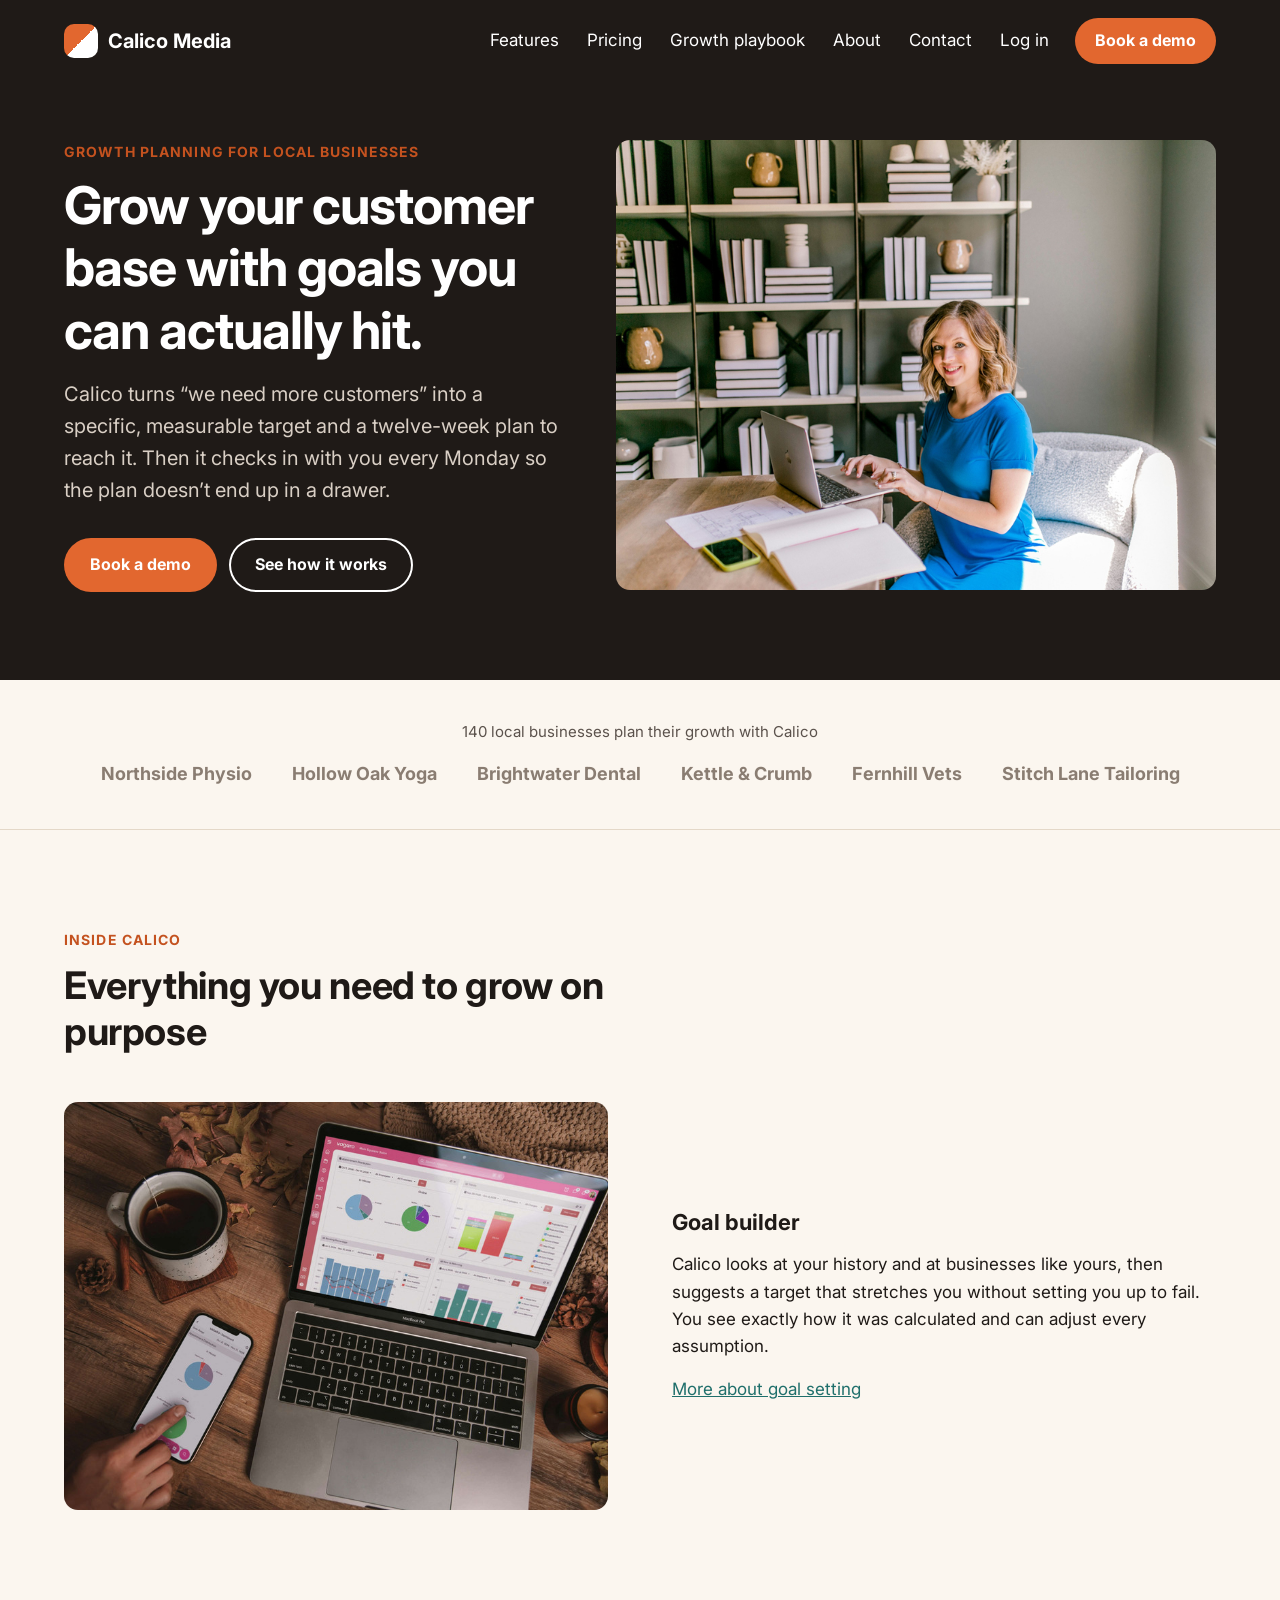
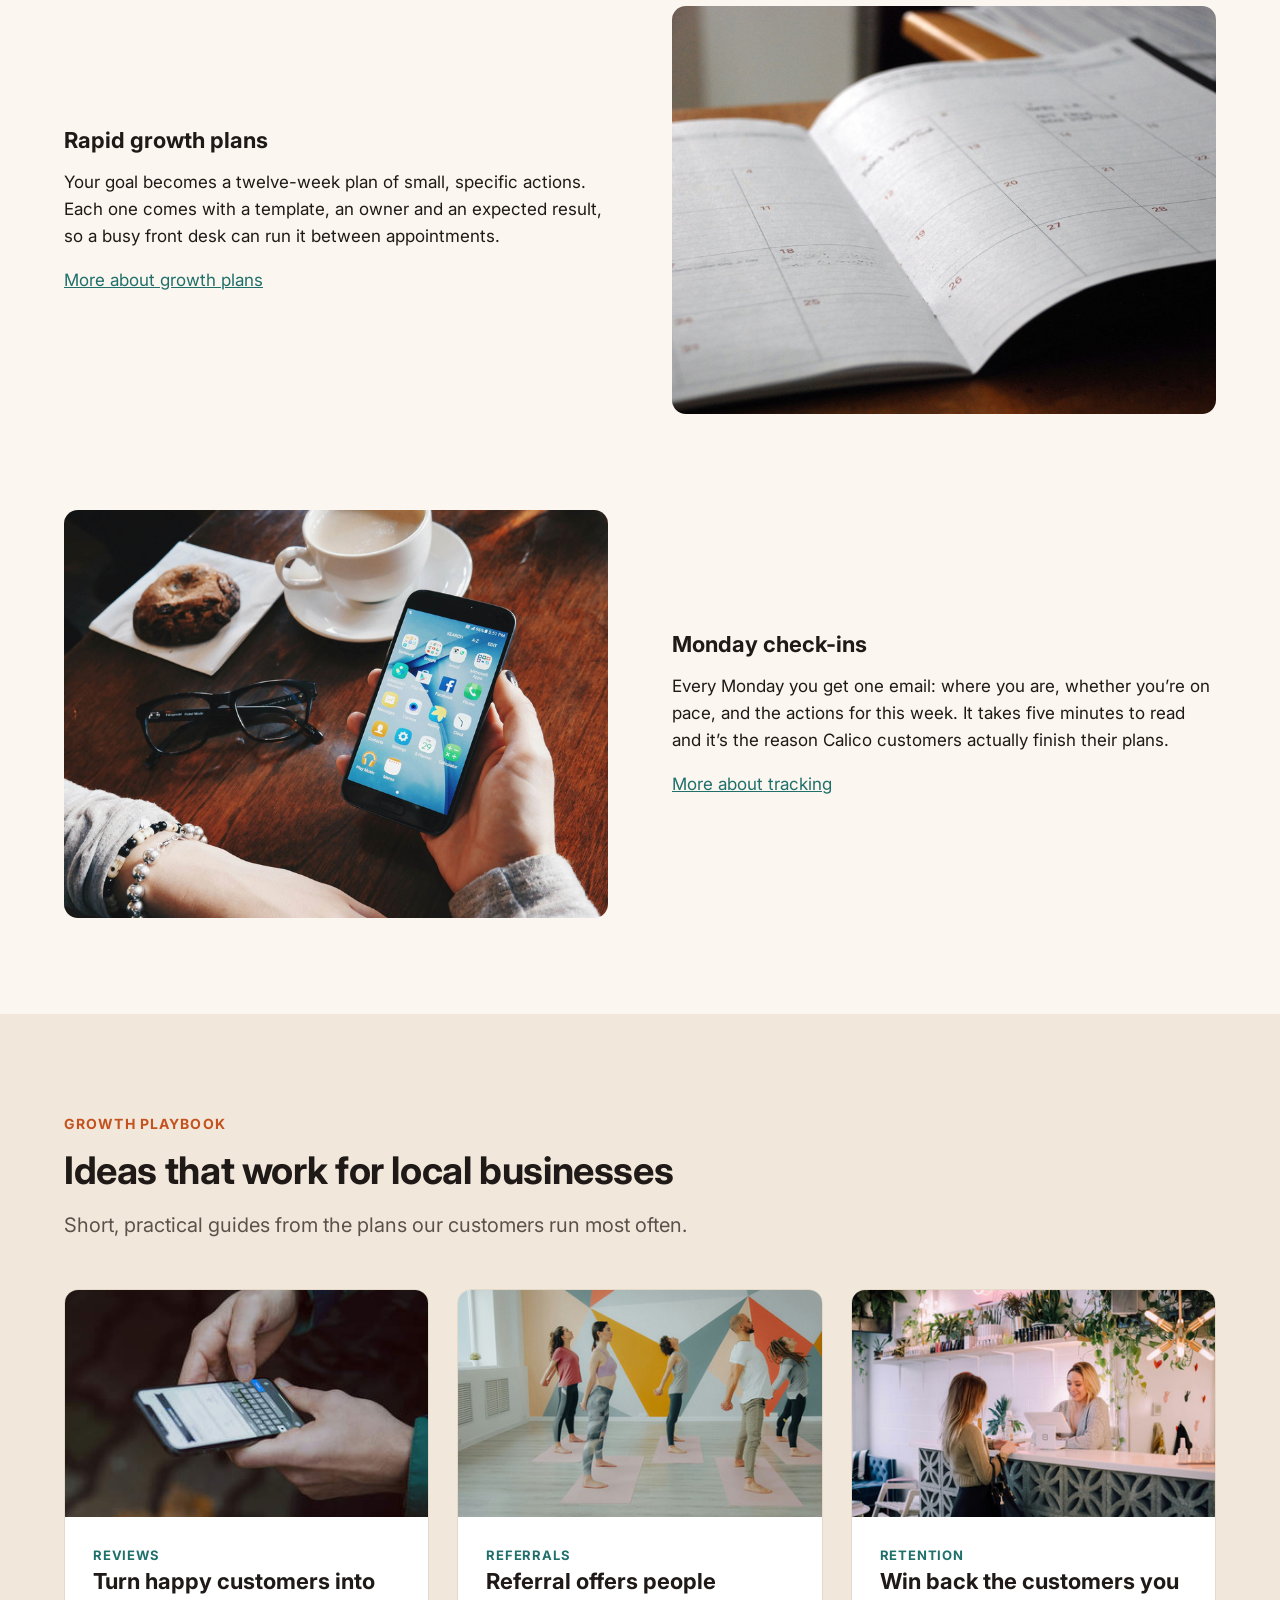
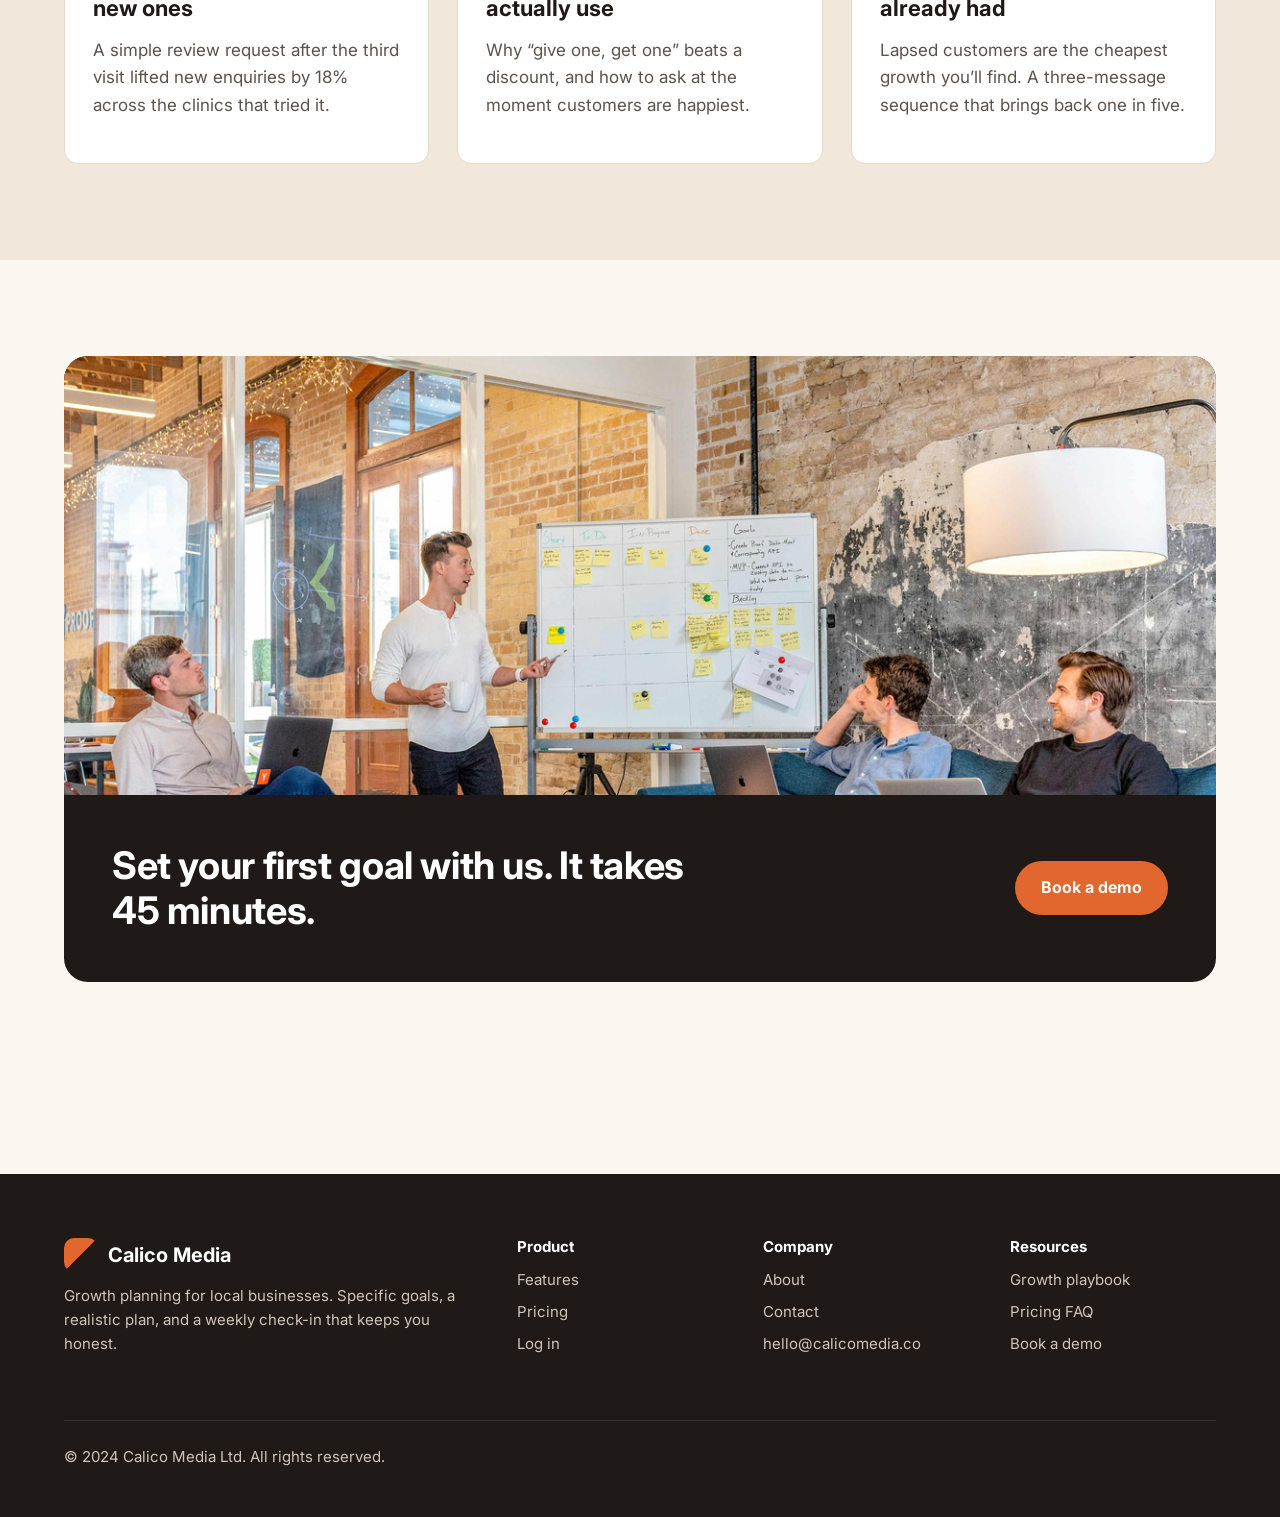
<file: public/index.html>
<!doctype html>
<html lang="en">
  <head>
    <meta charset="utf-8" />
    <meta name="viewport" content="width=device-width, initial-scale=1" />
    <title>Calico Media | Growth planning for local businesses</title>
    <meta
      name="description"
      content="Calico helps local businesses grow their customer base with specific, measurable, realistic goals and a rapid growth plan you can run every week."
    />
    <link rel="stylesheet" href="css/styles.css" />
  </head>
  <body>
    <header class="site-header site-header--home">
      <div class="container">
        <a class="logo" href="index.html"
          ><span class="logo-mark"></span>Calico Media</a
        >
        <nav aria-label="Main">
          <ul class="nav-links">
            <li><a href="features.html">Features</a></li>
            <li><a href="pricing.html">Pricing</a></li>
            <li><a href="#playbook">Growth playbook</a></li>
            <li><a href="about.html">About</a></li>
            <li><a href="contact.html">Contact</a></li>
            <li><a href="https://app.calicomedia.co/login">Log in</a></li>
            <li><a class="btn" href="contact.html">Book a demo</a></li>
          </ul>
        </nav>
      </div>
    </header>

    <main>
      <section class="hero">
        <div class="container hero-inner">
          <div class="hero-text">
            <span class="eyebrow">Growth planning for local businesses</span>
            <h1>Grow your customer base with goals you can actually hit.</h1>
            <p class="lead">
              Calico turns &ldquo;we need more customers&rdquo; into a specific,
              measurable target and a twelve-week plan to reach it. Then it
              checks in with you every Monday so the plan doesn&rsquo;t end up
              in a drawer.
            </p>
            <div class="hero-actions">
              <a class="btn" href="contact.html">Book a demo</a>
              <a class="btn btn--ghost" href="features.html"
                >See how it works</a
              >
            </div>
          </div>
          <div class="hero-media">
            <img
              class="hero-image"
              src="images/hero-weekly-plan.jpg"
              srcset="
                images/hero-weekly-plan-400.jpg   400w,
                images/hero-weekly-plan-800.jpg   800w,
                images/hero-weekly-plan-1200.jpg 1200w
              "
              sizes="(max-width: 850px) 100vw, 600px"
              alt="A business owner at her desk with a laptop and an open planner"
            />
          </div>
        </div>
      </section>

      <section class="trust">
        <div class="container">
          <p>140 local businesses plan their growth with Calico</p>
          <ul class="trust-list">
            <li>Northside Physio</li>
            <li>Hollow Oak Yoga</li>
            <li>Brightwater Dental</li>
            <li>Kettle &amp; Crumb</li>
            <li>Fernhill Vets</li>
            <li>Stitch Lane Tailoring</li>
          </ul>
        </div>
      </section>

      <section class="section">
        <div class="container">
          <div class="section-intro">
            <span class="eyebrow">Inside Calico</span>
            <h2>Everything you need to grow on purpose</h2>
          </div>

          <div class="feature-row">
            <div class="feature-media">
              <img
                src="images/feature-goal-builder.jpg"
                srcset="
                  images/feature-goal-builder-400.jpg 400w,
                  images/feature-goal-builder-800.jpg 800w
                "
                sizes="(max-width: 768px) 100vw, 500px"
                alt="Growth charts on a laptop and phone beside a cup of tea"
                loading="lazy"
              />
            </div>
            <div>
              <h3>Goal builder</h3>
              <p>
                Calico looks at your history and at businesses like yours, then
                suggests a target that stretches you without setting you up to
                fail. You see exactly how it was calculated and can adjust every
                assumption.
              </p>
              <a href="features.html">More about goal setting</a>
            </div>
          </div>

          <div class="feature-row feature-row--reverse">
            <div class="feature-media">
              <img
                src="images/feature-growth-plan.jpg"
                srcset="
                  images/feature-growth-plan-400.jpg 400w,
                  images/feature-growth-plan-800.jpg 800w
                "
                sizes="(max-width: 768px) 100vw, 500px"
                alt="An open planner showing the weeks ahead"
                loading="lazy"
              />
            </div>
            <div>
              <h3>Rapid growth plans</h3>
              <p>
                Your goal becomes a twelve-week plan of small, specific actions.
                Each one comes with a template, an owner and an expected result,
                so a busy front desk can run it between appointments.
              </p>
              <a href="features.html">More about growth plans</a>
            </div>
          </div>

          <div class="feature-row">
            <div class="feature-media">
              <img
                src="images/feature-monday-checkin.jpg"
                srcset="
                  images/feature-monday-checkin-400.jpg 400w,
                  images/feature-monday-checkin-800.jpg 800w
                "
                sizes="(max-width: 768px) 100vw, 500px"
                alt="Checking a phone over coffee on a Monday morning"
                loading="lazy"
              />
            </div>
            <div>
              <h3>Monday check-ins</h3>
              <p>
                Every Monday you get one email: where you are, whether
                you&rsquo;re on pace, and the actions for this week. It takes
                five minutes to read and it&rsquo;s the reason Calico customers
                actually finish their plans.
              </p>
              <a href="features.html">More about tracking</a>
            </div>
          </div>
        </div>
      </section>

      <section class="section section--sand" id="playbook">
        <div class="container">
          <div class="section-intro">
            <span class="eyebrow">Growth playbook</span>
            <h2>Ideas that work for local businesses</h2>
            <p class="lead">
              Short, practical guides from the plans our customers run most
              often.
            </p>
          </div>
          <div class="playbook-grid">
            <article class="card">
              <img
                src="images/playbook-reviews.jpg"
                srcset="
                  images/playbook-reviews-400.jpg 400w,
                  images/playbook-reviews-800.jpg 800w
                "
                sizes="(max-width: 768px) 100vw, 370px"
                alt="A customer typing a review on their phone"
                loading="lazy"
              />
              <div class="card-body">
                <span class="card-tag">Reviews</span>
                <h3>Turn happy customers into new ones</h3>
                <p>
                  A simple review request after the third visit lifted new
                  enquiries by 18% across the clinics that tried it.
                </p>
              </div>
            </article>
            <article class="card">
              <img
                src="images/playbook-referrals.jpg"
                srcset="
                  images/playbook-referrals-400.jpg 400w,
                  images/playbook-referrals-800.jpg 800w
                "
                sizes="(max-width: 768px) 100vw, 370px"
                alt="A group class stretching together in a yoga studio"
                loading="lazy"
              />
              <div class="card-body">
                <span class="card-tag">Referrals</span>
                <h3>Referral offers people actually use</h3>
                <p>
                  Why &ldquo;give one, get one&rdquo; beats a discount, and how
                  to ask at the moment customers are happiest.
                </p>
              </div>
            </article>
            <article class="card">
              <img
                src="images/playbook-rebooking.jpg"
                srcset="
                  images/playbook-rebooking-400.jpg 400w,
                  images/playbook-rebooking-800.jpg 800w
                "
                sizes="(max-width: 768px) 100vw, 370px"
                alt="A customer at the front desk booking her next visit"
                loading="lazy"
              />
              <div class="card-body">
                <span class="card-tag">Retention</span>
                <h3>Win back the customers you already had</h3>
                <p>
                  Lapsed customers are the cheapest growth you&rsquo;ll find. A
                  three-message sequence that brings back one in five.
                </p>
              </div>
            </article>
          </div>
        </div>
      </section>

      <section class="section">
        <div class="container">
          <div class="cta-band">
            <img
              src="images/team-workshop.jpg"
              srcset="
                images/team-workshop-400.jpg   400w,
                images/team-workshop-800.jpg   800w,
                images/team-workshop-1200.jpg 1200w
              "
              sizes="100vw"
              alt="The Calico Media team planning around a whiteboard"
              loading="lazy"
            />
            <div class="cta-body">
              <h2>Set your first goal with us. It takes 45 minutes.</h2>
              <a class="btn" href="contact.html">Book a demo</a>
            </div>
          </div>
        </div>
      </section>
    </main>

    <footer class="site-footer">
      <div class="container">
        <div class="footer-grid">
          <div>
            <a class="logo" href="index.html"
              ><span class="logo-mark"></span>Calico Media</a
            >
            <p>
              Growth planning for local businesses. Specific goals, a realistic
              plan, and a weekly check-in that keeps you honest.
            </p>
          </div>
          <div>
            <h4>Product</h4>
            <ul>
              <li><a href="features.html">Features</a></li>
              <li><a href="pricing.html">Pricing</a></li>
              <li><a href="https://app.calicomedia.co/login">Log in</a></li>
            </ul>
          </div>
          <div>
            <h4>Company</h4>
            <ul>
              <li><a href="about.html">About</a></li>
              <li><a href="contact.html">Contact</a></li>
              <li>
                <a href="mailto:hello@calicomedia.co">hello@calicomedia.co</a>
              </li>
            </ul>
          </div>
          <div>
            <h4>Resources</h4>
            <ul>
              <li><a href="index.html#playbook">Growth playbook</a></li>
              <li><a href="pricing.html#faq">Pricing FAQ</a></li>
              <li><a href="contact.html">Book a demo</a></li>
            </ul>
          </div>
        </div>
        <div class="footer-bottom">
          <p>&copy; 2024 Calico Media Ltd. All rights reserved.</p>
        </div>
      </div>
    </footer>
  </body>
</html>
</file>
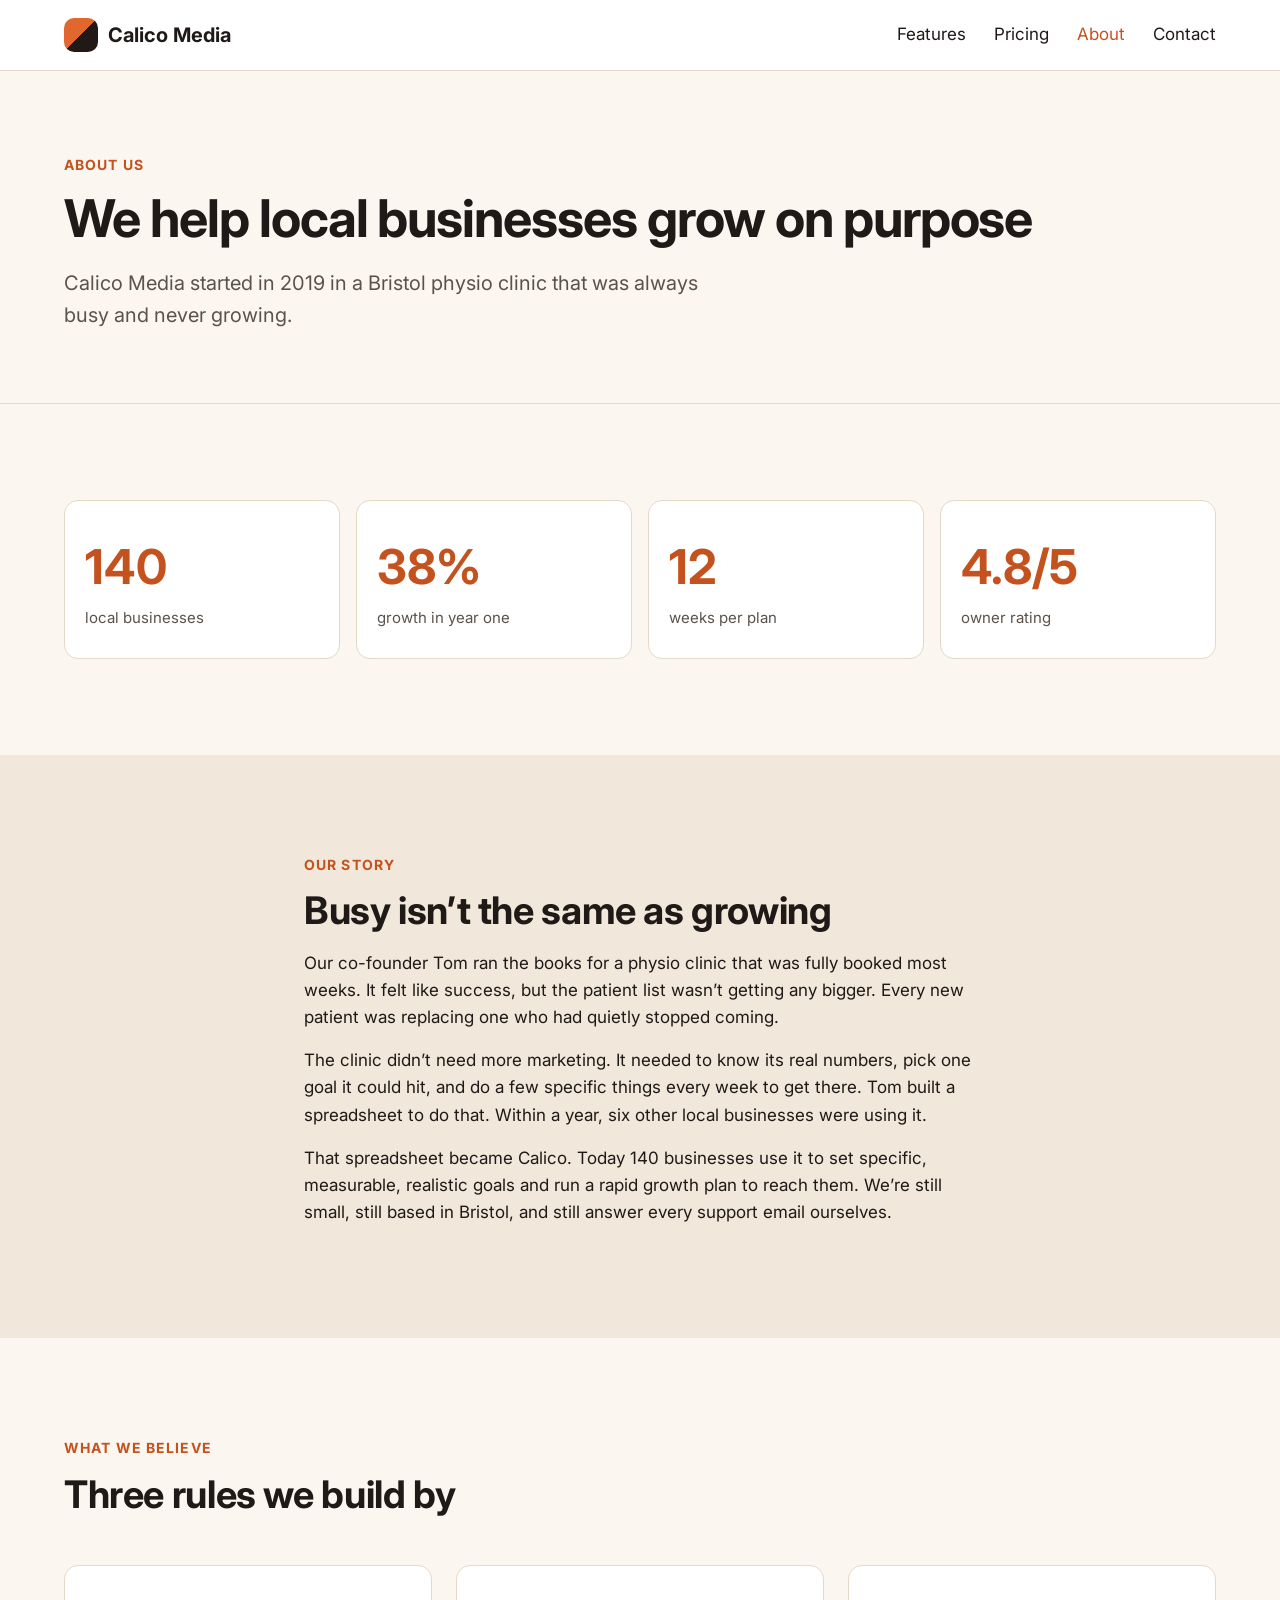
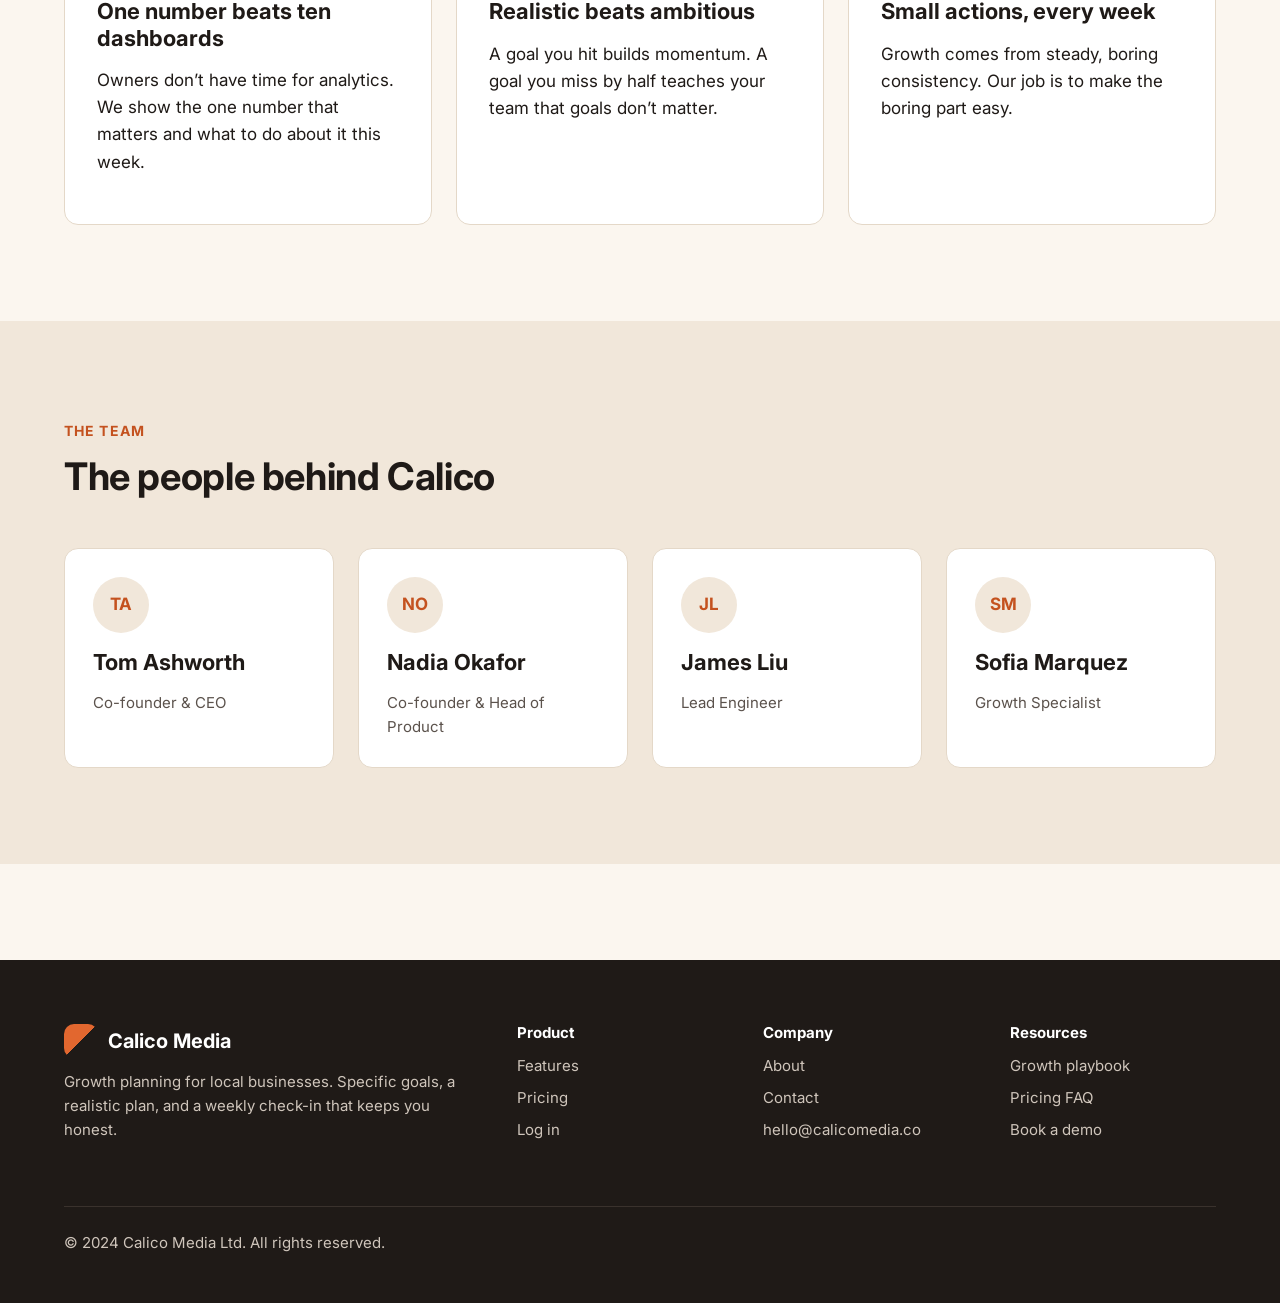
<file: public/about.html>
<!doctype html>
<html lang="en">
  <head>
    <meta charset="utf-8" />
    <meta name="viewport" content="width=device-width, initial-scale=1" />
    <title>About | Calico Media</title>
    <meta
      name="description"
      content="Calico Media builds growth planning software for local businesses. Here is who we are and why we started."
    />
    <link rel="stylesheet" href="css/styles.css" />
  </head>
  <body>
    <header class="site-header">
      <div class="container">
        <a class="logo" href="index.html"
          ><span class="logo-mark"></span>Calico Media</a
        >
        <nav aria-label="Main">
          <ul class="nav-links">
            <li><a href="features.html">Features</a></li>
            <li><a href="pricing.html">Pricing</a></li>
            <li><a href="about.html" aria-current="page">About</a></li>
            <li><a href="contact.html">Contact</a></li>
          </ul>
        </nav>
      </div>
    </header>

    <main>
      <section class="page-header">
        <div class="container">
          <span class="eyebrow">About us</span>
          <h1>We help local businesses grow on purpose</h1>
          <p class="lead">
            Calico Media started in 2019 in a Bristol physio clinic that was
            always busy and never growing.
          </p>
        </div>
      </section>

      <section class="section">
        <div class="container">
          <div class="stats">
            <div class="stat">
              <span class="stat-number">140</span>
              <span class="stat-label">local businesses</span>
            </div>
            <div class="stat">
              <span class="stat-number">38%</span>
              <span class="stat-label">growth in year one</span>
            </div>
            <div class="stat">
              <span class="stat-number">12</span>
              <span class="stat-label">weeks per plan</span>
            </div>
            <div class="stat">
              <span class="stat-number">4.8/5</span>
              <span class="stat-label">owner rating</span>
            </div>
          </div>
        </div>
      </section>

      <section class="section section--sand">
        <div class="container prose">
          <span class="eyebrow">Our story</span>
          <h2>Busy isn&rsquo;t the same as growing</h2>
          <p>
            Our co-founder Tom ran the books for a physio clinic that was fully
            booked most weeks. It felt like success, but the patient list
            wasn&rsquo;t getting any bigger. Every new patient was replacing one
            who had quietly stopped coming.
          </p>
          <p>
            The clinic didn&rsquo;t need more marketing. It needed to know its
            real numbers, pick one goal it could hit, and do a few specific
            things every week to get there. Tom built a spreadsheet to do that.
            Within a year, six other local businesses were using it.
          </p>
          <p>
            That spreadsheet became Calico. Today 140 businesses use it to set
            specific, measurable, realistic goals and run a rapid growth plan to
            reach them. We&rsquo;re still small, still based in Bristol, and
            still answer every support email ourselves.
          </p>
        </div>
      </section>

      <section class="section">
        <div class="container">
          <div class="section-intro">
            <span class="eyebrow">What we believe</span>
            <h2>Three rules we build by</h2>
          </div>
          <div class="steps">
            <div class="step">
              <h3>One number beats ten dashboards</h3>
              <p>
                Owners don&rsquo;t have time for analytics. We show the one
                number that matters and what to do about it this week.
              </p>
            </div>
            <div class="step">
              <h3>Realistic beats ambitious</h3>
              <p>
                A goal you hit builds momentum. A goal you miss by half teaches
                your team that goals don&rsquo;t matter.
              </p>
            </div>
            <div class="step">
              <h3>Small actions, every week</h3>
              <p>
                Growth comes from steady, boring consistency. Our job is to make
                the boring part easy.
              </p>
            </div>
          </div>
        </div>
      </section>

      <section class="section section--sand">
        <div class="container">
          <div class="section-intro">
            <span class="eyebrow">The team</span>
            <h2>The people behind Calico</h2>
          </div>
          <div class="team-grid">
            <div class="person">
              <div class="avatar">TA</div>
              <h3>Tom Ashworth</h3>
              <p>Co-founder &amp; CEO</p>
            </div>
            <div class="person">
              <div class="avatar">NO</div>
              <h3>Nadia Okafor</h3>
              <p>Co-founder &amp; Head of Product</p>
            </div>
            <div class="person">
              <div class="avatar">JL</div>
              <h3>James Liu</h3>
              <p>Lead Engineer</p>
            </div>
            <div class="person">
              <div class="avatar">SM</div>
              <h3>Sofia Marquez</h3>
              <p>Growth Specialist</p>
            </div>
          </div>
        </div>
      </section>
    </main>

    <footer class="site-footer">
      <div class="container">
        <div class="footer-grid">
          <div>
            <a class="logo" href="index.html"
              ><span class="logo-mark"></span>Calico Media</a
            >
            <p>
              Growth planning for local businesses. Specific goals, a realistic
              plan, and a weekly check-in that keeps you honest.
            </p>
          </div>
          <div>
            <h4>Product</h4>
            <ul>
              <li><a href="features.html">Features</a></li>
              <li><a href="pricing.html">Pricing</a></li>
              <li><a href="https://app.calicomedia.co/login">Log in</a></li>
            </ul>
          </div>
          <div>
            <h4>Company</h4>
            <ul>
              <li><a href="about.html">About</a></li>
              <li><a href="contact.html">Contact</a></li>
              <li>
                <a href="mailto:hello@calicomedia.co">hello@calicomedia.co</a>
              </li>
            </ul>
          </div>
          <div>
            <h4>Resources</h4>
            <ul>
              <li><a href="index.html#playbook">Growth playbook</a></li>
              <li><a href="pricing.html#faq">Pricing FAQ</a></li>
              <li><a href="contact.html">Book a demo</a></li>
            </ul>
          </div>
        </div>
        <div class="footer-bottom">
          <p>&copy; 2024 Calico Media Ltd. All rights reserved.</p>
        </div>
      </div>
    </footer>
  </body>
</html>
</file>
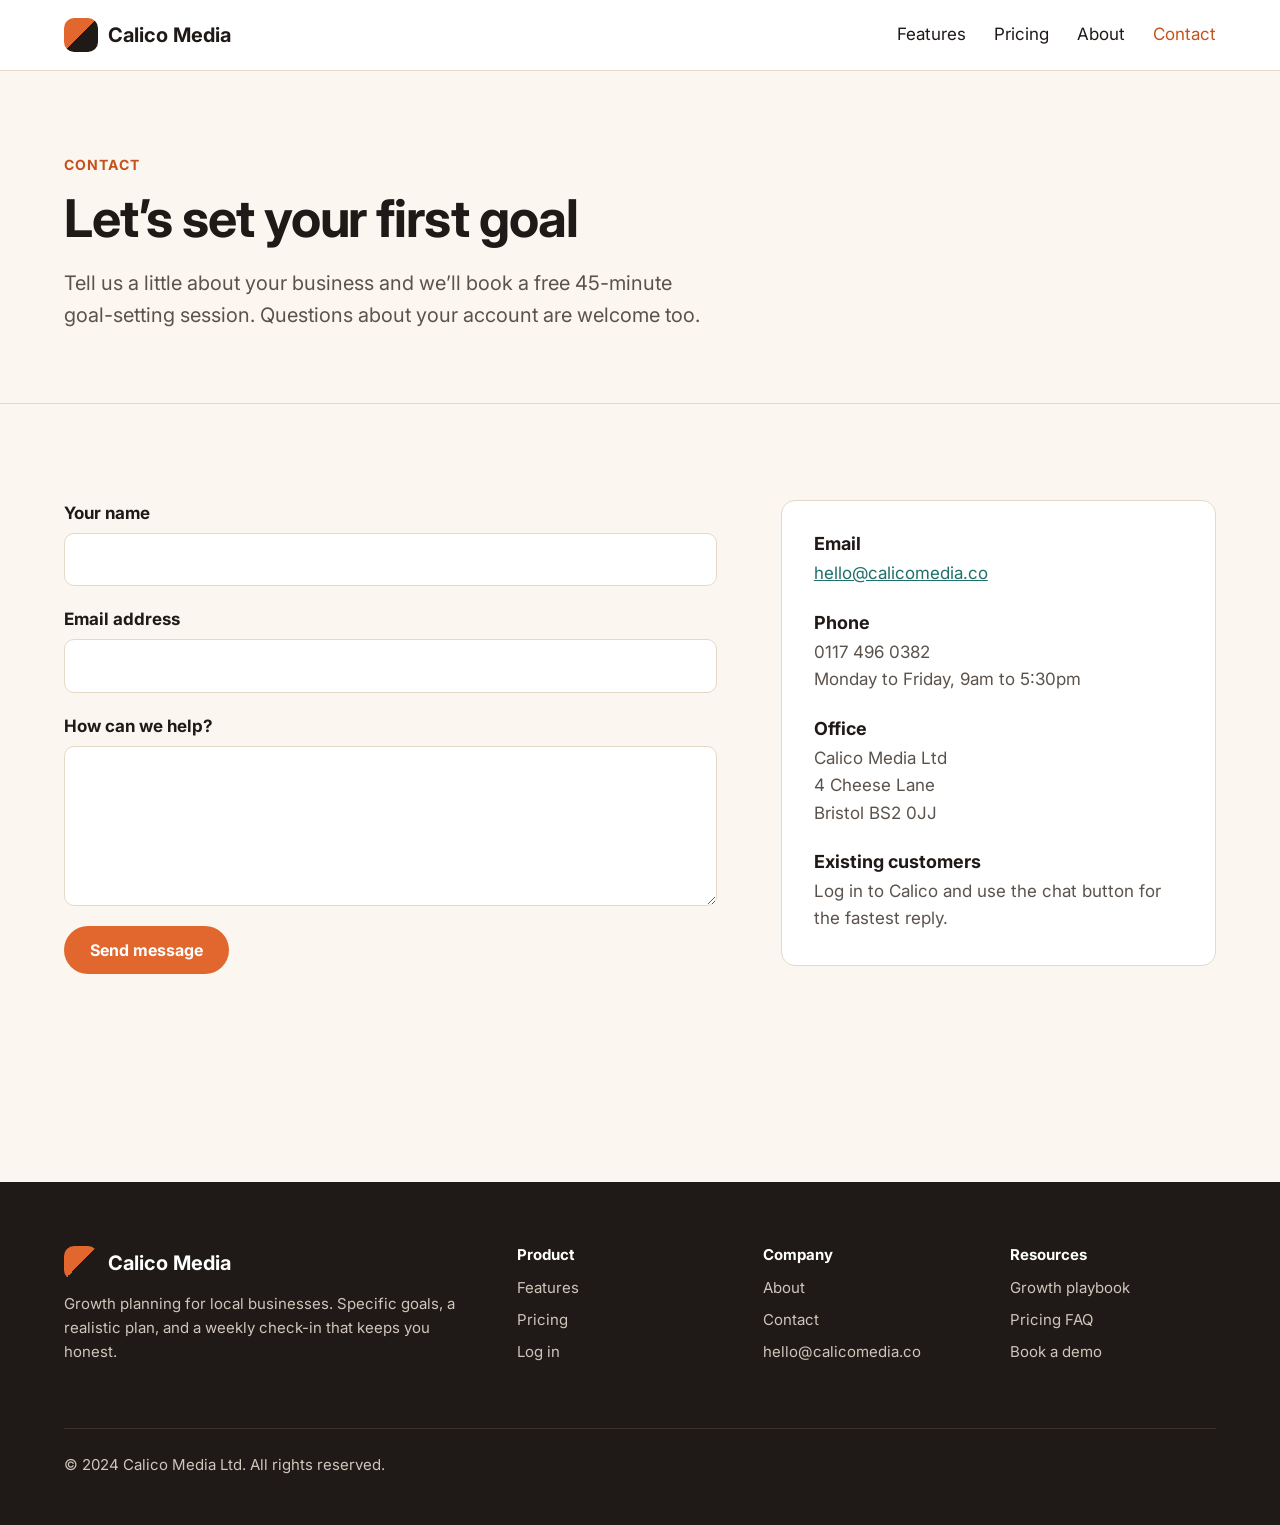
<file: public/contact.html>
<!doctype html>
<html lang="en">
  <head>
    <meta charset="utf-8" />
    <meta name="viewport" content="width=device-width, initial-scale=1" />
    <title>Contact | Calico Media</title>
    <meta
      name="description"
      content="Book a demo or ask us a question. We reply within one business day."
    />
    <link rel="stylesheet" href="css/styles.css" />
  </head>
  <body>
    <header class="site-header">
      <div class="container">
        <a class="logo" href="index.html"
          ><span class="logo-mark"></span>Calico Media</a
        >
        <nav aria-label="Main">
          <ul class="nav-links">
            <li><a href="features.html">Features</a></li>
            <li><a href="pricing.html">Pricing</a></li>
            <li><a href="about.html">About</a></li>
            <li><a href="contact.html" aria-current="page">Contact</a></li>
          </ul>
        </nav>
      </div>
    </header>

    <main>
      <section class="page-header">
        <div class="container">
          <span class="eyebrow">Contact</span>
          <h1>Let&rsquo;s set your first goal</h1>
          <p class="lead">
            Tell us a little about your business and we&rsquo;ll book a free
            45-minute goal-setting session. Questions about your account are
            welcome too.
          </p>
        </div>
      </section>

      <section class="section">
        <div class="container contact-layout">
          <form
            class="contact-form"
            id="contact-form"
            action="/contact"
            method="post"
          >
            <div class="hp-field" aria-hidden="true">
              <label for="website">Leave this field blank</label>
              <input
                type="text"
                id="website"
                name="website"
                tabindex="-1"
                autocomplete="off"
              />
            </div>

            <input
              type="hidden"
              id="form-load-time"
              name="form_load_time"
              value=""
            />

            <label for="name">Your name</label>
            <input type="text" id="name" name="name" required />

            <label for="email">Email address</label>
            <input type="email" id="email" name="email" required />

            <label for="message">How can we help?</label>
            <textarea id="message" name="message" required></textarea>

            <button class="btn" type="submit">Send message</button>
            <p class="form-status" id="form-status" role="status"></p>
          </form>

          <aside class="contact-aside">
            <h3>Email</h3>
            <p>
              <a href="mailto:hello@calicomedia.co">hello@calicomedia.co</a>
            </p>
            <h3>Phone</h3>
            <p>0117 496 0382<br />Monday to Friday, 9am to 5:30pm</p>
            <h3>Office</h3>
            <p>Calico Media Ltd<br />4 Cheese Lane<br />Bristol BS2 0JJ</p>
            <h3>Existing customers</h3>
            <p>
              Log in to Calico and use the chat button for the fastest reply.
            </p>
          </aside>
        </div>
      </section>
    </main>

    <footer class="site-footer">
      <div class="container">
        <div class="footer-grid">
          <div>
            <a class="logo" href="index.html"
              ><span class="logo-mark"></span>Calico Media</a
            >
            <p>
              Growth planning for local businesses. Specific goals, a realistic
              plan, and a weekly check-in that keeps you honest.
            </p>
          </div>
          <div>
            <h4>Product</h4>
            <ul>
              <li><a href="features.html">Features</a></li>
              <li><a href="pricing.html">Pricing</a></li>
              <li><a href="https://app.calicomedia.co/login">Log in</a></li>
            </ul>
          </div>
          <div>
            <h4>Company</h4>
            <ul>
              <li><a href="about.html">About</a></li>
              <li><a href="contact.html">Contact</a></li>
              <li>
                <a href="mailto:hello@calicomedia.co">hello@calicomedia.co</a>
              </li>
            </ul>
          </div>
          <div>
            <h4>Resources</h4>
            <ul>
              <li><a href="index.html#playbook">Growth playbook</a></li>
              <li><a href="pricing.html#faq">Pricing FAQ</a></li>
              <li><a href="contact.html">Book a demo</a></li>
            </ul>
          </div>
        </div>
        <div class="footer-bottom">
          <p>&copy; 2024 Calico Media Ltd. All rights reserved.</p>
        </div>
      </div>
    </footer>
    <script src="js/contact.js"></script>
  </body>
</html>
</file>
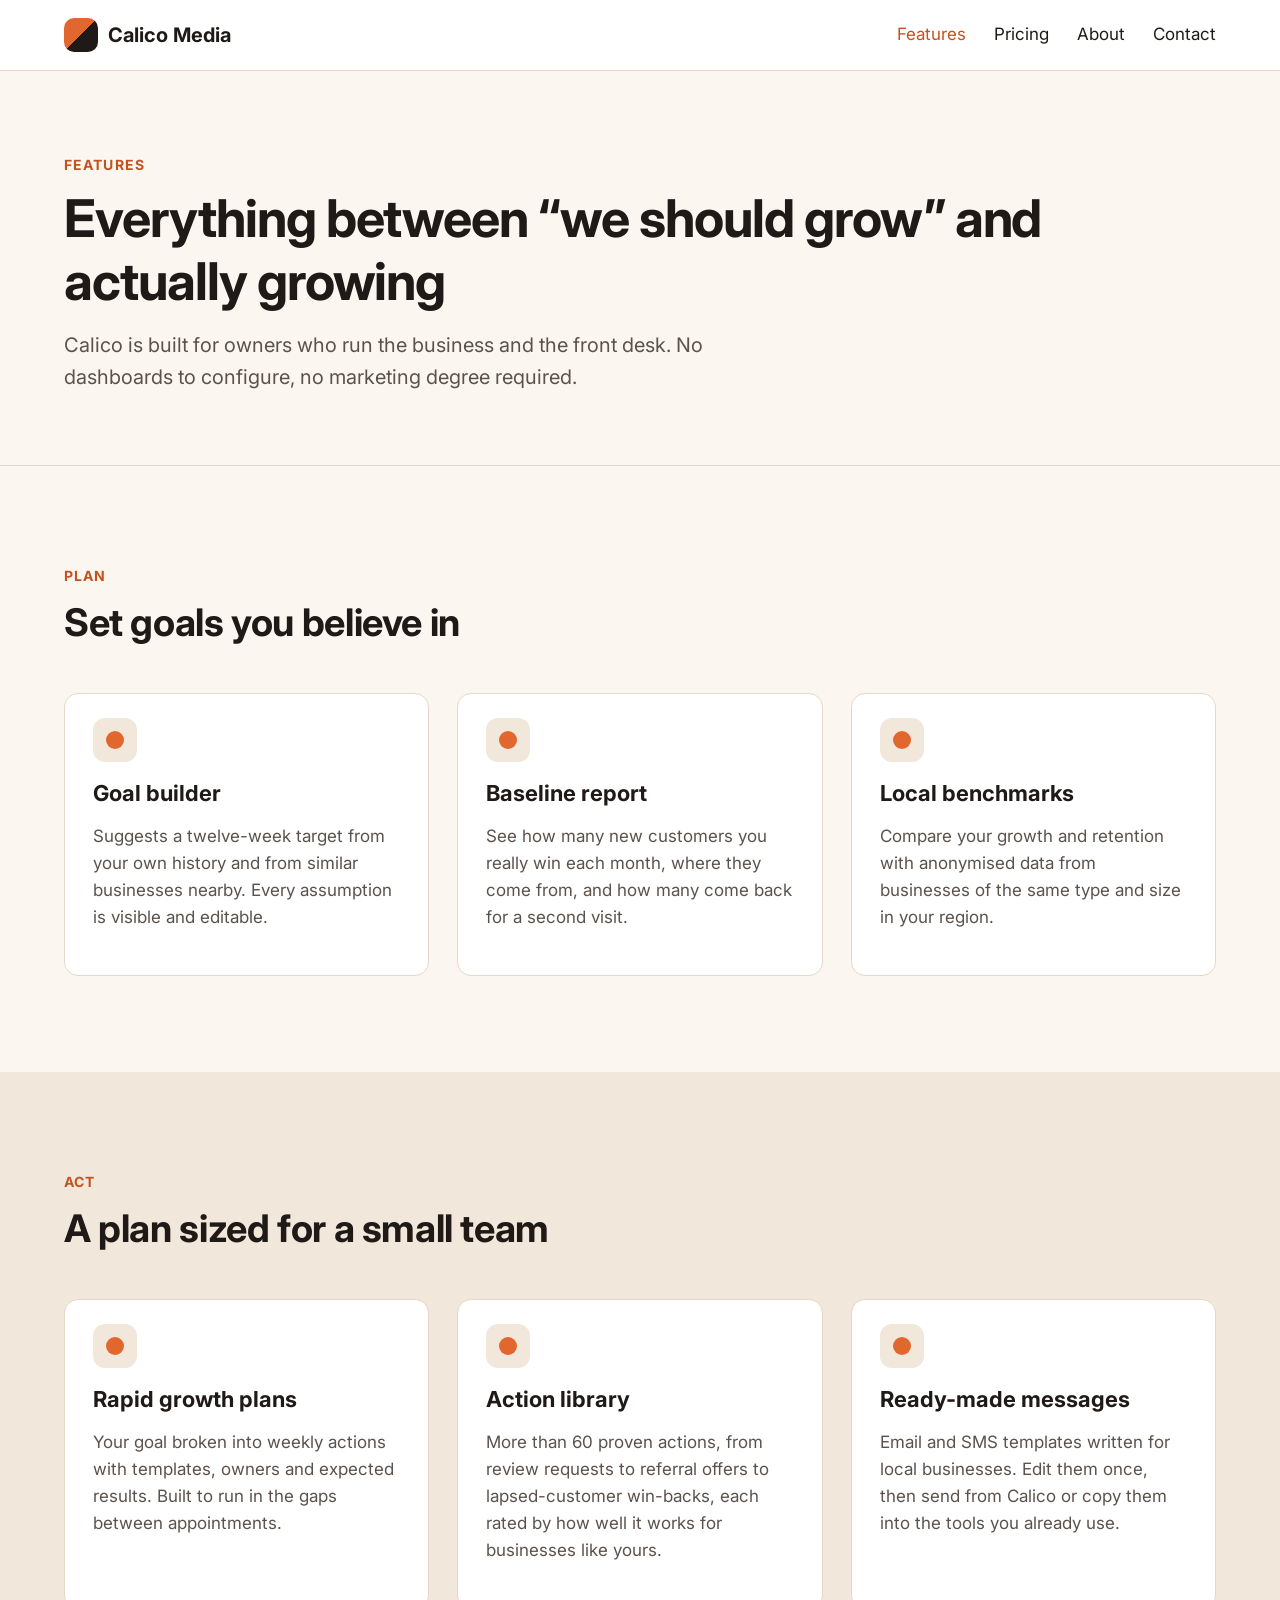
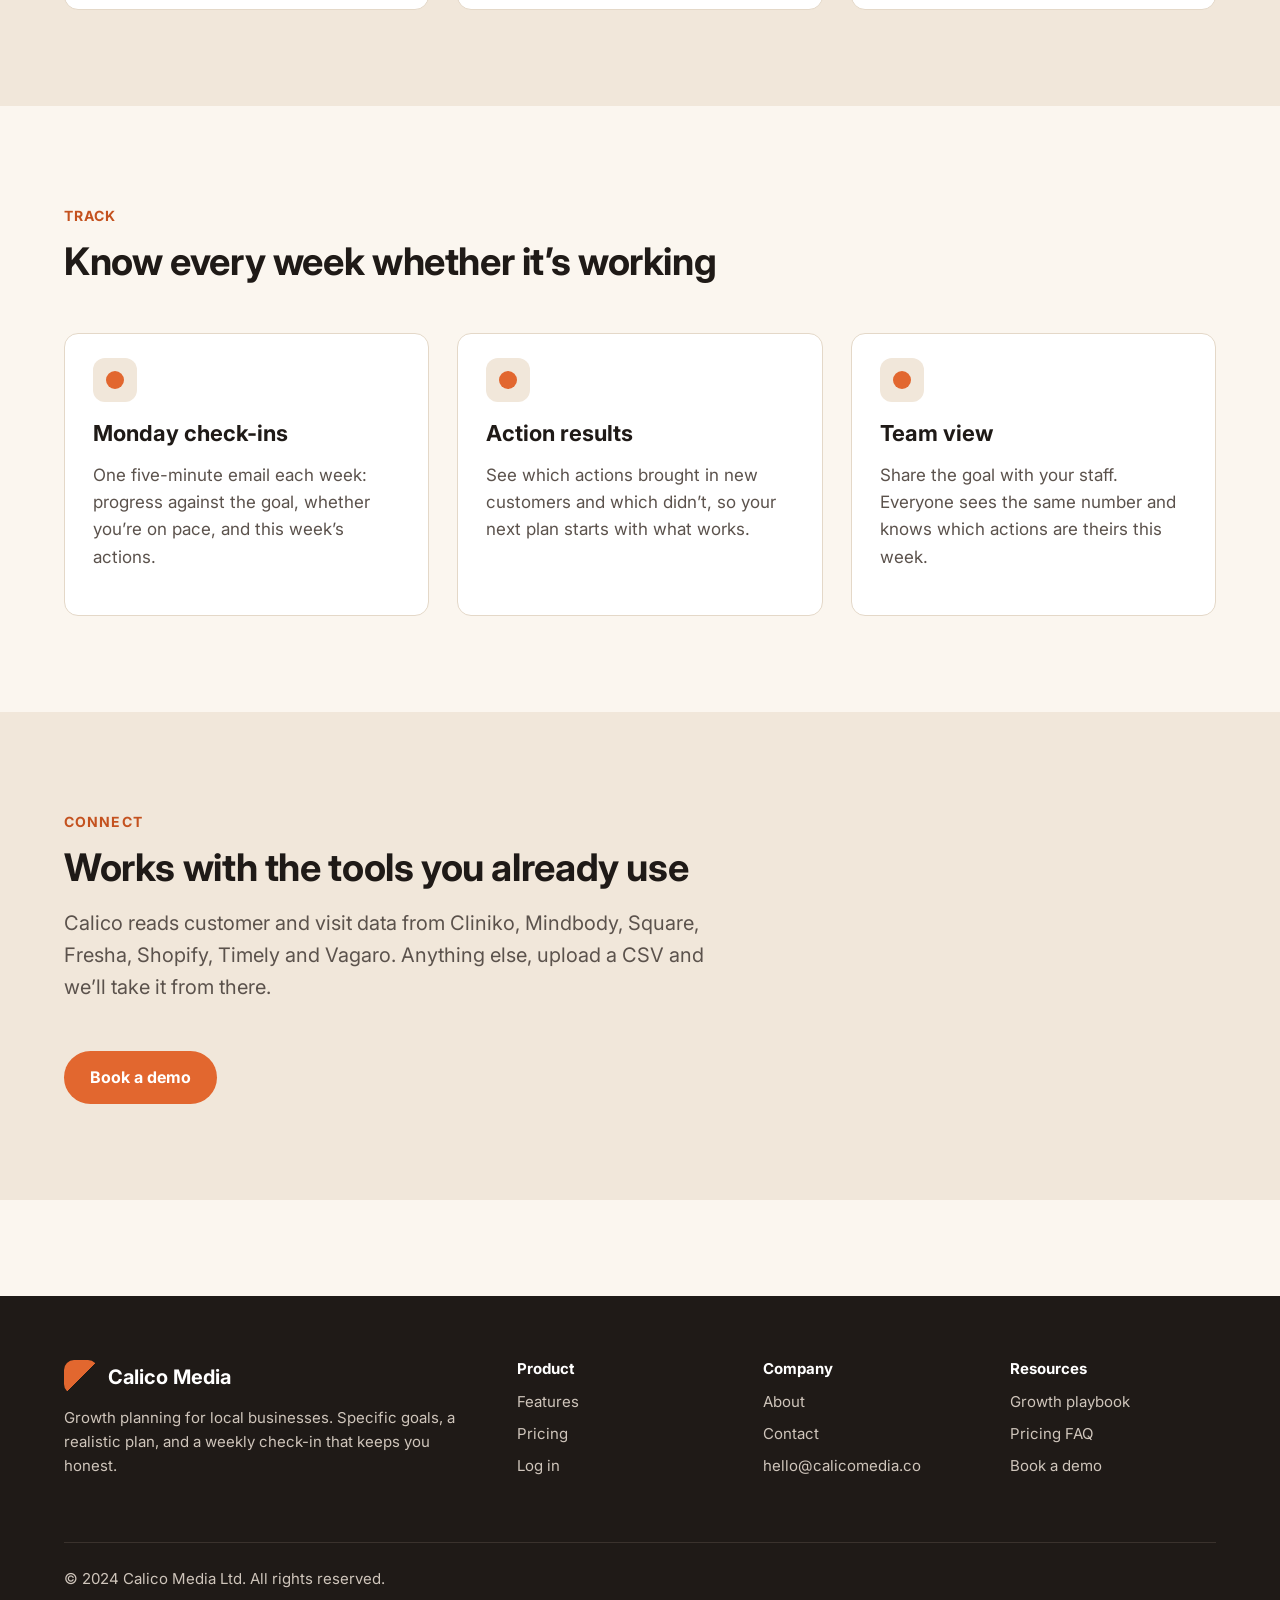
<file: public/features.html>
<!doctype html>
<html lang="en">
  <head>
    <meta charset="utf-8" />
    <meta name="viewport" content="width=device-width, initial-scale=1" />
    <title>Features | Calico Media</title>
    <meta
      name="description"
      content="Goal builder, rapid growth plans, Monday check-ins and more. See everything Calico does to help local businesses grow."
    />
    <link rel="stylesheet" href="css/styles.css" />
  </head>
  <body>
    <header class="site-header">
      <div class="container">
        <a class="logo" href="index.html"
          ><span class="logo-mark"></span>Calico Media</a
        >
        <nav aria-label="Main">
          <ul class="nav-links">
            <li><a href="features.html" aria-current="page">Features</a></li>
            <li><a href="pricing.html">Pricing</a></li>
            <li><a href="about.html">About</a></li>
            <li><a href="contact.html">Contact</a></li>
          </ul>
        </nav>
      </div>
    </header>

    <main>
      <section class="page-header">
        <div class="container">
          <span class="eyebrow">Features</span>
          <h1>
            Everything between &ldquo;we should grow&rdquo; and actually growing
          </h1>
          <p class="lead">
            Calico is built for owners who run the business and the front desk.
            No dashboards to configure, no marketing degree required.
          </p>
        </div>
      </section>

      <section class="section">
        <div class="container">
          <div class="section-intro">
            <span class="eyebrow">Plan</span>
            <h2>Set goals you believe in</h2>
          </div>
          <div class="card-grid">
            <div class="card">
              <div class="card-body">
                <div class="icon-dot"></div>
                <h3>Goal builder</h3>
                <p>
                  Suggests a twelve-week target from your own history and from
                  similar businesses nearby. Every assumption is visible and
                  editable.
                </p>
              </div>
            </div>
            <div class="card">
              <div class="card-body">
                <div class="icon-dot"></div>
                <h3>Baseline report</h3>
                <p>
                  See how many new customers you really win each month, where
                  they come from, and how many come back for a second visit.
                </p>
              </div>
            </div>
            <div class="card">
              <div class="card-body">
                <div class="icon-dot"></div>
                <h3>Local benchmarks</h3>
                <p>
                  Compare your growth and retention with anonymised data from
                  businesses of the same type and size in your region.
                </p>
              </div>
            </div>
          </div>
        </div>
      </section>

      <section class="section section--sand">
        <div class="container">
          <div class="section-intro">
            <span class="eyebrow">Act</span>
            <h2>A plan sized for a small team</h2>
          </div>
          <div class="card-grid">
            <div class="card">
              <div class="card-body">
                <div class="icon-dot"></div>
                <h3>Rapid growth plans</h3>
                <p>
                  Your goal broken into weekly actions with templates, owners
                  and expected results. Built to run in the gaps between
                  appointments.
                </p>
              </div>
            </div>
            <div class="card">
              <div class="card-body">
                <div class="icon-dot"></div>
                <h3>Action library</h3>
                <p>
                  More than 60 proven actions, from review requests to referral
                  offers to lapsed-customer win-backs, each rated by how well it
                  works for businesses like yours.
                </p>
              </div>
            </div>
            <div class="card">
              <div class="card-body">
                <div class="icon-dot"></div>
                <h3>Ready-made messages</h3>
                <p>
                  Email and SMS templates written for local businesses. Edit
                  them once, then send from Calico or copy them into the tools
                  you already use.
                </p>
              </div>
            </div>
          </div>
        </div>
      </section>

      <section class="section">
        <div class="container">
          <div class="section-intro">
            <span class="eyebrow">Track</span>
            <h2>Know every week whether it&rsquo;s working</h2>
          </div>
          <div class="card-grid">
            <div class="card">
              <div class="card-body">
                <div class="icon-dot"></div>
                <h3>Monday check-ins</h3>
                <p>
                  One five-minute email each week: progress against the goal,
                  whether you&rsquo;re on pace, and this week&rsquo;s actions.
                </p>
              </div>
            </div>
            <div class="card">
              <div class="card-body">
                <div class="icon-dot"></div>
                <h3>Action results</h3>
                <p>
                  See which actions brought in new customers and which
                  didn&rsquo;t, so your next plan starts with what works.
                </p>
              </div>
            </div>
            <div class="card">
              <div class="card-body">
                <div class="icon-dot"></div>
                <h3>Team view</h3>
                <p>
                  Share the goal with your staff. Everyone sees the same number
                  and knows which actions are theirs this week.
                </p>
              </div>
            </div>
          </div>
        </div>
      </section>

      <section class="section section--sand">
        <div class="container">
          <div class="section-intro">
            <span class="eyebrow">Connect</span>
            <h2>Works with the tools you already use</h2>
            <p class="lead">
              Calico reads customer and visit data from Cliniko, Mindbody,
              Square, Fresha, Shopify, Timely and Vagaro. Anything else, upload
              a CSV and we&rsquo;ll take it from there.
            </p>
          </div>
          <a class="btn" href="contact.html">Book a demo</a>
        </div>
      </section>
    </main>

    <footer class="site-footer">
      <div class="container">
        <div class="footer-grid">
          <div>
            <a class="logo" href="index.html"
              ><span class="logo-mark"></span>Calico Media</a
            >
            <p>
              Growth planning for local businesses. Specific goals, a realistic
              plan, and a weekly check-in that keeps you honest.
            </p>
          </div>
          <div>
            <h4>Product</h4>
            <ul>
              <li><a href="features.html">Features</a></li>
              <li><a href="pricing.html">Pricing</a></li>
              <li><a href="https://app.calicomedia.co/login">Log in</a></li>
            </ul>
          </div>
          <div>
            <h4>Company</h4>
            <ul>
              <li><a href="about.html">About</a></li>
              <li><a href="contact.html">Contact</a></li>
              <li>
                <a href="mailto:hello@calicomedia.co">hello@calicomedia.co</a>
              </li>
            </ul>
          </div>
          <div>
            <h4>Resources</h4>
            <ul>
              <li><a href="index.html#playbook">Growth playbook</a></li>
              <li><a href="pricing.html#faq">Pricing FAQ</a></li>
              <li><a href="contact.html">Book a demo</a></li>
            </ul>
          </div>
        </div>
        <div class="footer-bottom">
          <p>&copy; 2024 Calico Media Ltd. All rights reserved.</p>
        </div>
      </div>
    </footer>
  </body>
</html>
</file>
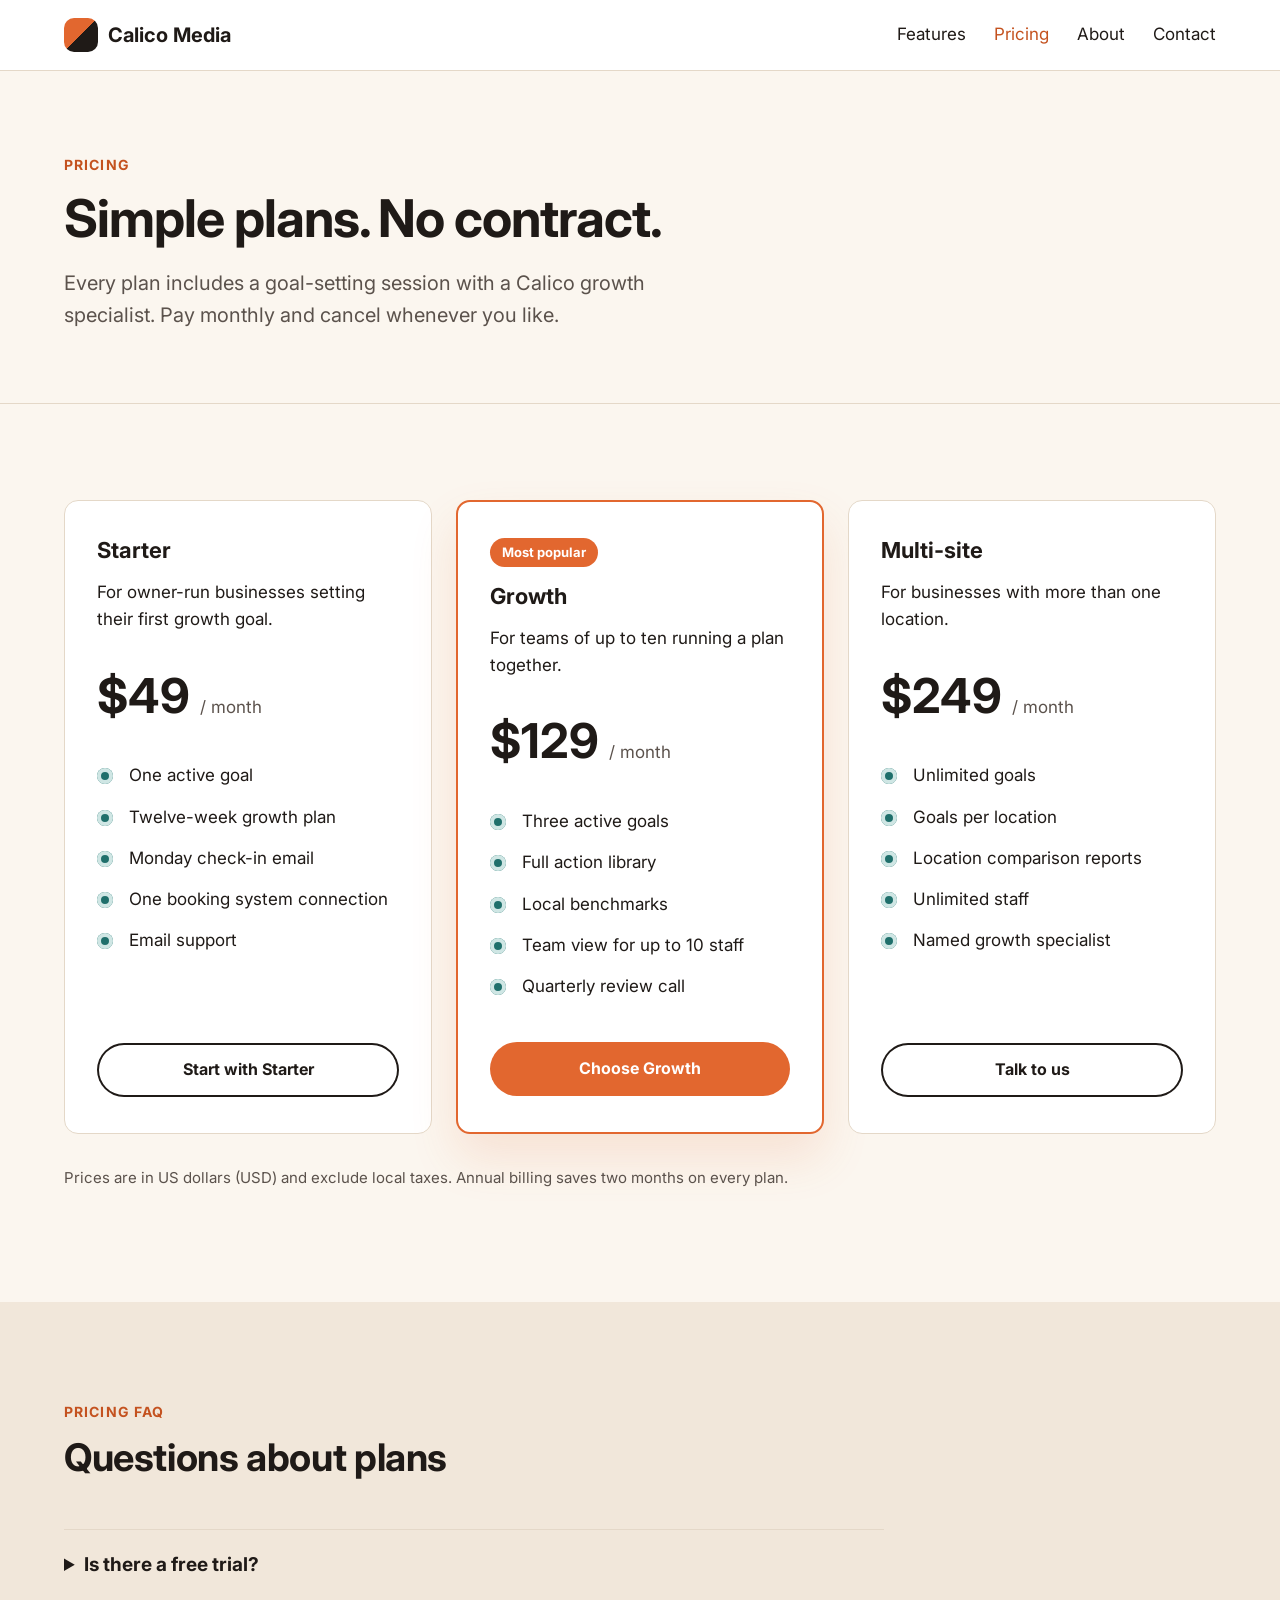
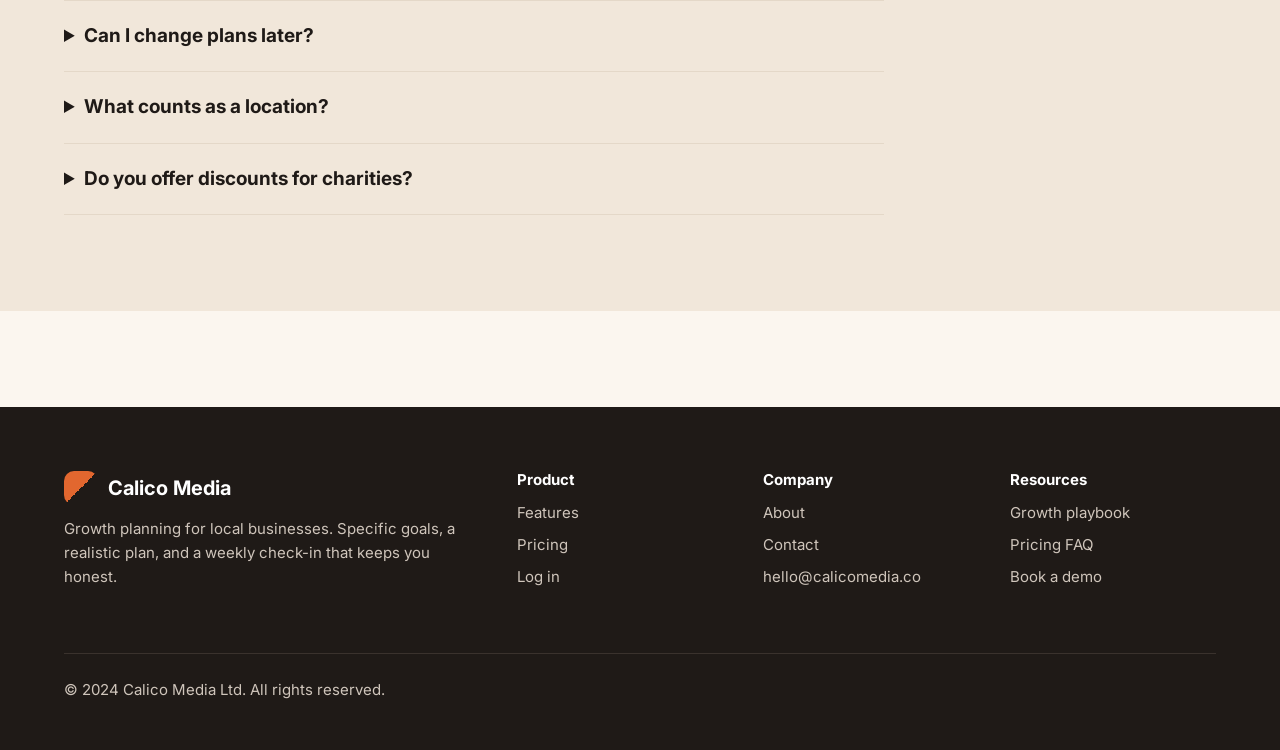
<file: public/pricing.html>
<!doctype html>
<html lang="en">
  <head>
    <meta charset="utf-8" />
    <meta name="viewport" content="width=device-width, initial-scale=1" />
    <title>Pricing | Calico Media</title>
    <meta
      name="description"
      content="Simple monthly plans for local businesses. No contract, cancel any time."
    />
    <link rel="stylesheet" href="css/styles.css" />
  </head>
  <body>
    <header class="site-header">
      <div class="container">
        <a class="logo" href="index.html"
          ><span class="logo-mark"></span>Calico Media</a
        >
        <nav aria-label="Main">
          <ul class="nav-links">
            <li><a href="features.html">Features</a></li>
            <li><a href="pricing.html" aria-current="page">Pricing</a></li>
            <li><a href="about.html">About</a></li>
            <li><a href="contact.html">Contact</a></li>
          </ul>
        </nav>
      </div>
    </header>

    <main>
      <section class="page-header">
        <div class="container">
          <span class="eyebrow">Pricing</span>
          <h1>Simple plans. No contract.</h1>
          <p class="lead">
            Every plan includes a goal-setting session with a Calico growth
            specialist. Pay monthly and cancel whenever you like.
          </p>
        </div>
      </section>

      <section class="section">
        <div class="container">
          <div class="pricing-grid">
            <div class="pricing-card">
              <h3>Starter</h3>
              <p>For owner-run businesses setting their first growth goal.</p>
              <p class="price">$49 <small>/ month</small></p>
              <ul class="check-list">
                <li>One active goal</li>
                <li>Twelve-week growth plan</li>
                <li>Monday check-in email</li>
                <li>One booking system connection</li>
                <li>Email support</li>
              </ul>
              <a class="btn btn--ghost" href="contact.html"
                >Start with Starter</a
              >
            </div>
            <div class="pricing-card pricing-card--featured">
              <span class="plan-badge">Most popular</span>
              <h3>Growth</h3>
              <p>For teams of up to ten running a plan together.</p>
              <p class="price">$129 <small>/ month</small></p>
              <ul class="check-list">
                <li>Three active goals</li>
                <li>Full action library</li>
                <li>Local benchmarks</li>
                <li>Team view for up to 10 staff</li>
                <li>Quarterly review call</li>
              </ul>
              <a class="btn" href="contact.html">Choose Growth</a>
            </div>
            <div class="pricing-card">
              <h3>Multi-site</h3>
              <p>For businesses with more than one location.</p>
              <p class="price">$249 <small>/ month</small></p>
              <ul class="check-list">
                <li>Unlimited goals</li>
                <li>Goals per location</li>
                <li>Location comparison reports</li>
                <li>Unlimited staff</li>
                <li>Named growth specialist</li>
              </ul>
              <a class="btn btn--ghost" href="contact.html">Talk to us</a>
            </div>
          </div>
          <p class="pricing-note">
            Prices are in US dollars (USD) and exclude local taxes. Annual
            billing saves two months on every plan.
          </p>
        </div>
      </section>

      <section class="section section--sand" id="faq">
        <div class="container">
          <div class="section-intro">
            <span class="eyebrow">Pricing FAQ</span>
            <h2>Questions about plans</h2>
          </div>
          <div class="faq">
            <details>
              <summary>Is there a free trial?</summary>
              <p>
                Instead of a trial we run a free 45-minute goal-setting session.
                You leave with a real goal and a draft plan, whether or not you
                sign up.
              </p>
            </details>
            <details>
              <summary>Can I change plans later?</summary>
              <p>
                Yes. Upgrade or downgrade from your account settings and
                we&rsquo;ll adjust your next invoice.
              </p>
            </details>
            <details>
              <summary>What counts as a location?</summary>
              <p>
                Any site with its own booking calendar or till. Mobile
                businesses with one calendar count as one location.
              </p>
            </details>
            <details>
              <summary>Do you offer discounts for charities?</summary>
              <p>
                Registered charities and community interest companies get 30%
                off any plan. Mention it when you book your demo.
              </p>
            </details>
          </div>
        </div>
      </section>
    </main>

    <footer class="site-footer">
      <div class="container">
        <div class="footer-grid">
          <div>
            <a class="logo" href="index.html"
              ><span class="logo-mark"></span>Calico Media</a
            >
            <p>
              Growth planning for local businesses. Specific goals, a realistic
              plan, and a weekly check-in that keeps you honest.
            </p>
          </div>
          <div>
            <h4>Product</h4>
            <ul>
              <li><a href="features.html">Features</a></li>
              <li><a href="pricing.html">Pricing</a></li>
              <li><a href="https://app.calicomedia.co/login">Log in</a></li>
            </ul>
          </div>
          <div>
            <h4>Company</h4>
            <ul>
              <li><a href="about.html">About</a></li>
              <li><a href="contact.html">Contact</a></li>
              <li>
                <a href="mailto:hello@calicomedia.co">hello@calicomedia.co</a>
              </li>
            </ul>
          </div>
          <div>
            <h4>Resources</h4>
            <ul>
              <li><a href="index.html#playbook">Growth playbook</a></li>
              <li><a href="pricing.html#faq">Pricing FAQ</a></li>
              <li><a href="contact.html">Book a demo</a></li>
            </ul>
          </div>
        </div>
        <div class="footer-bottom">
          <p>&copy; 2024 Calico Media Ltd. All rights reserved.</p>
        </div>
      </div>
    </footer>
  </body>
</html>
</file>
<file: public/css/styles.css>
/* Calico Media marketing site */

/* Normal Styles */
@font-face {
  font-family: "Inter";
  src: url("../fonts/Inter-VariableFont_opsz,wght.ttf")
    format("truetype-variations");
  font-weight: 100 900;
  font-style: normal;
  font-display: swap;
}

/* Italic Styles */
@font-face {
  font-family: "Inter";
  src: url("../fonts/Inter-Italic-VariableFont_opsz,wght.ttf")
    format("truetype-variations");
  font-weight: 100 900;
  font-style: italic;
  font-display: swap;
}

:root {
  --ink: #1f1a17;
  --ink-soft: #5b524c;
  --cream: #fbf6ef;
  --sand: #f1e7da;
  --white: #ffffff;
  --orange: #e2672f;
  --orange-dark: #c4521f;
  --teal: #1f6f6b;
  --line: #e4d8c8;
  --radius: 14px;
}

*,
*::before,
*::after {
  box-sizing: border-box;
}

body {
  margin: 0;
  font-family:
    "Inter",
    -apple-system,
    BlinkMacSystemFont,
    "Segoe UI",
    sans-serif;
  font-weight: 400;
  font-size: 17px;
  line-height: 1.6;
  color: var(--ink);
  background: var(--cream);
}

h1,
h2,
h3,
h4 {
  font-weight: 700;
  line-height: 1.2;
  margin: 0 0 16px;
}

h1 {
  font-size: 52px;
  letter-spacing: -0.02em;
}

h2 {
  font-size: 38px;
  letter-spacing: -0.01em;
}

h3 {
  font-size: 22px;
}

p {
  margin: 0 0 16px;
}

a {
  color: var(--teal);
}

img {
  max-width: 100%;
}

.container {
  max-width: 1200px;
  margin: 0 auto;
  padding: 0 24px;
}

.section {
  padding: 96px 0;
}

.section--sand {
  background: var(--sand);
}

.eyebrow {
  display: inline-block;
  font-size: 14px;
  font-weight: 700;
  letter-spacing: 0.08em;
  text-transform: uppercase;
  color: var(--orange-dark);
  margin-bottom: 12px;
}

.lead {
  font-size: 20px;
  color: var(--ink-soft);
  max-width: 640px;
}

.section-intro {
  max-width: 680px;
  margin-bottom: 48px;
}

.btn {
  display: inline-block;
  padding: 14px 26px;
  border-radius: 999px;
  background: var(--orange);
  color: var(--white);
  font-weight: 700;
  text-decoration: none;
  border: 0;
  font-size: 16px;
  font-family: inherit;
  cursor: pointer;
}

.btn:hover {
  background: var(--orange-dark);
}

.btn--ghost {
  background: transparent;
  color: inherit;
  box-shadow: inset 0 0 0 2px currentColor;
}

.btn--ghost:hover {
  background: rgba(255, 255, 255, 0.1);
}

/* Header */

.site-header {
  background: var(--white);
  border-bottom: 1px solid var(--line);
}

.site-header .container {
  display: flex;
  flex-wrap: wrap;
  align-items: center;
  justify-content: space-between;
  gap: 12px 32px;
  padding-top: 18px;
  padding-bottom: 18px;
}

.logo {
  display: flex;
  align-items: center;
  gap: 10px;
  flex-shrink: 0;
  font-size: 20px;
  font-weight: 700;
  color: var(--ink);
  text-decoration: none;
}

.logo-mark {
  width: 34px;
  height: 34px;
  border-radius: 10px;
  background: linear-gradient(
    135deg,
    var(--orange) 0%,
    var(--orange) 50%,
    var(--ink) 50%,
    var(--ink) 100%
  );
}

.nav-links {
  display: flex;
  flex-wrap: wrap;
  align-items: center;
  gap: 8px 28px;
  list-style: none;
  margin: 0;
  padding: 0;
}

.nav-links a {
  color: var(--ink);
  text-decoration: none;
}

.nav-links a:hover,
.nav-links a[aria-current="page"] {
  color: var(--orange-dark);
}

.site-header--home {
  background: var(--ink);
  border-bottom: 0;
}

.site-header--home .logo,
.site-header--home .nav-links a {
  color: var(--white);
}

.site-header--home .logo-mark {
  background: linear-gradient(
    135deg,
    var(--orange) 0%,
    var(--orange) 50%,
    var(--white) 50%,
    var(--white) 100%
  );
}

.site-header--home .container {
  flex-wrap: nowrap;
}

.site-header--home nav {
  min-width: 0;
}

.site-header--home .nav-links {
  flex-wrap: nowrap;
  gap: 0;
}

.site-header--home .nav-links li {
  min-width: 0;
}

.site-header--home .nav-links a {
  display: block;
  padding: 0 14px;
  white-space: nowrap;
}

.site-header--home .nav-links li:last-child {
  flex-shrink: 0;
}

.site-header--home .nav-links .btn {
  margin-left: 12px;
  padding: 10px 20px;
}

/* Home hero */

.hero {
  background: var(--ink);
  color: var(--white);
  padding: 56px 0 88px;
}

.hero-inner {
  display: flex;
  align-items: center;
  gap: 56px;
}

.hero-text {
  flex: 1;
}

.hero-text .lead {
  color: #d9cfc5;
}

.hero-actions {
  display: flex;
  flex-wrap: wrap;
  gap: 12px;
  margin-top: 32px;
}

.hero-media {
  width: 600px;
  flex-shrink: 0;
}

.hero-image {
  width: 100%;
  aspect-ratio: 4 / 3;
  object-fit: cover;
  border-radius: var(--radius);
  display: block;
}

/* Trust strip */

.trust {
  padding: 40px 0;
  border-bottom: 1px solid var(--line);
  text-align: center;
}

.trust p {
  color: var(--ink-soft);
  font-size: 15px;
}

.trust-list {
  display: flex;
  flex-wrap: wrap;
  justify-content: center;
  gap: 12px 40px;
  list-style: none;
  margin: 0;
  padding: 0;
  font-weight: 700;
  font-size: 18px;
  color: #8a7d72;
}

/* Steps */

.steps {
  display: grid;
  grid-template-columns: repeat(auto-fit, minmax(240px, 1fr));
  gap: 24px;
}

.step {
  background: var(--white);
  border: 1px solid var(--line);
  border-radius: var(--radius);
  padding: 32px;
}

.step-number {
  display: inline-flex;
  align-items: center;
  justify-content: center;
  width: 40px;
  height: 40px;
  border-radius: 50%;
  background: var(--sand);
  color: var(--orange-dark);
  font-weight: 700;
  margin-bottom: 16px;
}

/* Check list */

.check-list {
  list-style: none;
  margin: 24px 0 0;
  padding: 0;
}

.check-list li {
  position: relative;
  padding-left: 32px;
  margin-bottom: 14px;
}

.check-list li::before {
  content: "";
  position: absolute;
  left: 0;
  top: 6px;
  width: 16px;
  height: 16px;
  border-radius: 50%;
  background: var(--teal);
  box-shadow: inset 0 0 0 4px #cfe6e4;
}

/* FAQ */

.faq {
  max-width: 820px;
}

.faq details {
  border-top: 1px solid var(--line);
  padding: 20px 0;
}

.faq details:last-child {
  border-bottom: 1px solid var(--line);
}

.faq summary {
  font-weight: 700;
  font-size: 19px;
  cursor: pointer;
}

.faq details p {
  margin-top: 12px;
  color: var(--ink-soft);
}

/* Feature rows */

.feature-row {
  display: grid;
  grid-template-columns: 1fr 1fr;
  gap: 64px;
  align-items: center;
  margin-bottom: 96px;
}

.feature-row:last-child {
  margin-bottom: 0;
}

.feature-row--reverse .feature-media {
  order: 2;
}

.feature-media img {
  display: block;
  width: 100%;
  aspect-ratio: 4 / 3;
  object-fit: cover;
  border-radius: var(--radius);
}

/* Playbook */

.playbook-grid {
  display: grid;
  grid-template-columns: repeat(3, 1fr);
  gap: 28px;
}

/* Card grid */

.card-grid {
  display: grid;
  grid-template-columns: repeat(3, 1fr);
  gap: 28px;
}

.card {
  background: var(--white);
  border: 1px solid var(--line);
  border-radius: var(--radius);
  overflow: hidden;
}

.card img {
  display: block;
  width: 100%;
  aspect-ratio: 16 / 10;
  object-fit: cover;
}

.card-body {
  padding: 24px 28px 28px;
}

.card-body p {
  color: var(--ink-soft);
}

.card-tag {
  font-size: 13px;
  font-weight: 700;
  text-transform: uppercase;
  letter-spacing: 0.06em;
  color: var(--teal);
}

.icon-dot {
  width: 44px;
  height: 44px;
  border-radius: 12px;
  background: var(--sand);
  margin-bottom: 18px;
  position: relative;
}

.icon-dot::after {
  content: "";
  position: absolute;
  inset: 13px;
  border-radius: 50%;
  background: var(--orange);
}

/* CTA band */

.cta-band {
  background: var(--ink);
  color: var(--white);
  border-radius: 24px;
  overflow: hidden;
}

.cta-band img {
  display: block;
  width: 100%;
  aspect-ratio: 21 / 8;
  object-fit: cover;
}

.cta-body {
  padding: 48px;
  display: flex;
  flex-wrap: wrap;
  align-items: center;
  justify-content: space-between;
  gap: 24px;
}

.cta-body h2 {
  margin: 0;
  max-width: 620px;
}

/* Page header (inner pages) */

.page-header {
  padding: 80px 0 56px;
  border-bottom: 1px solid var(--line);
}

/* Pricing */

.pricing-grid {
  display: grid;
  grid-template-columns: repeat(auto-fit, minmax(260px, 1fr));
  gap: 24px;
  align-items: stretch;
}

.pricing-card {
  background: var(--white);
  border: 1px solid var(--line);
  border-radius: var(--radius);
  padding: 36px 32px;
  display: flex;
  flex-direction: column;
}

.pricing-card--featured {
  border: 2px solid var(--orange);
  box-shadow: 0 24px 48px rgba(226, 103, 47, 0.14);
}

.plan-badge {
  align-self: flex-start;
  font-size: 13px;
  font-weight: 700;
  background: var(--orange);
  color: var(--white);
  border-radius: 999px;
  padding: 4px 12px;
  margin-bottom: 16px;
}

.price {
  font-size: 48px;
  font-weight: 700;
  margin: 8px 0 4px;
}

.price small {
  font-size: 17px;
  font-weight: 400;
  color: var(--ink-soft);
}

.pricing-card .check-list {
  flex: 1;
  margin-bottom: 28px;
}

.pricing-card .btn {
  text-align: center;
}

.pricing-note {
  margin-top: 32px;
  color: var(--ink-soft);
  font-size: 15px;
}

/* About */

.stats {
  display: grid;
  grid-template-columns: repeat(auto-fit, minmax(160px, 1fr));
  gap: 16px;
}

.stat {
  background: var(--white);
  border: 1px solid var(--line);
  border-radius: var(--radius);
  padding: 28px 20px;
}

.stat-number {
  display: block;
  font-size: 48px;
  font-weight: 700;
  color: var(--orange-dark);
}

.stat-label {
  display: block;
  font-size: 15px;
  color: var(--ink-soft);
}

.prose {
  max-width: 720px;
}

.team-grid {
  display: grid;
  grid-template-columns: repeat(auto-fit, minmax(220px, 1fr));
  gap: 24px;
}

.person {
  background: var(--white);
  border: 1px solid var(--line);
  border-radius: var(--radius);
  padding: 28px;
}

.avatar {
  width: 56px;
  height: 56px;
  border-radius: 50%;
  background: var(--sand);
  color: var(--orange-dark);
  display: flex;
  align-items: center;
  justify-content: center;
  font-weight: 700;
  margin-bottom: 16px;
}

.person p {
  color: var(--ink-soft);
  font-size: 15px;
  margin: 0;
}

/* Contact */

.hp-field {
  opacity: 0;
  position: absolute;
  top: 0;
  left: 0;
  height: 0;
  width: 0;
  z-index: -1;
  overflow: hidden;
  pointer-events: none;
}

.contact-layout {
  display: grid;
  grid-template-columns: 3fr 2fr;
  gap: 64px;
}

.contact-form label {
  display: block;
  font-weight: 700;
  margin-bottom: 6px;
}

.contact-form input,
.contact-form textarea {
  display: block;
  width: 100%;
  font: inherit;
  padding: 12px 14px;
  border: 1px solid var(--line);
  border-radius: 10px;
  background: var(--white);
  margin-bottom: 20px;
}

.contact-form textarea {
  min-height: 160px;
  resize: vertical;
}

.form-status {
  margin-top: 16px;
  font-weight: 700;
}

.form-status--success {
  color: var(--teal);
}

.form-status--error {
  color: #b3261e;
}

.contact-aside {
  background: var(--white);
  border: 1px solid var(--line);
  border-radius: var(--radius);
  padding: 32px;
  align-self: start;
}

.contact-aside h3 {
  font-size: 18px;
  margin-top: 24px;
  margin-bottom: 6px;
}

.contact-aside h3:first-child {
  margin-top: 0;
}

.contact-aside p {
  color: var(--ink-soft);
  margin: 0;
}

/* Footer */

.site-footer {
  background: var(--ink);
  color: #cfc5bb;
  padding: 64px 0 32px;
  margin-top: 96px;
  font-size: 15px;
}

.footer-grid {
  display: grid;
  grid-template-columns: 2fr 1fr 1fr 1fr;
  gap: 40px;
}

.site-footer h4 {
  color: var(--white);
  font-size: 15px;
  margin-bottom: 12px;
}

.site-footer ul {
  list-style: none;
  margin: 0;
  padding: 0;
}

.site-footer li {
  margin-bottom: 8px;
}

.site-footer a {
  color: #cfc5bb;
  text-decoration: none;
}

.site-footer a:hover {
  color: var(--white);
}

.site-footer .logo {
  color: var(--white);
  margin-bottom: 12px;
}

.footer-bottom {
  border-top: 1px solid #3a322d;
  margin-top: 48px;
  padding-top: 24px;
}

@media (max-width: 1024px) {
  .site-header--home .container {
    flex-wrap: wrap;
    gap: 16px;
  }

  .site-header--home .nav-links {
    flex-wrap: wrap;
    gap: 8px 16px;
  }

  .site-header--home .nav-links a {
    padding: 4px 8px;
  }
}

@media (max-width: 1100px) {
  .hero-inner {
    flex-direction: column-reverse;
    gap: 32px;
  }

  .hero-media {
    width: 100%;
  }
}

@media (max-width: 850px) {
  .hero-inner {
    flex-direction: column-reverse;
    gap: 32px;
  }

  .hero-media {
    width: 100%;
  }
}

@media (max-width: 768px) {
  h1 {
    font-size: 40px;
  }

  h2 {
    font-size: 30px;
  }

  .section {
    padding: 64px 0;
  }

  .feature-row {
    grid-template-columns: 1fr;
    gap: 32px;
    margin-bottom: 64px;
  }

  .feature-row--reverse .feature-media {
    order: 0;
  }

  .playbook-grid {
    display: grid;
    grid-template-columns: repeat(auto-fit, minmax(300px, 1fr));
    gap: 28px;
  }

  .card-grid {
    grid-template-columns: repeat(2, 1fr);
  }

  .contact-layout {
    grid-template-columns: 1fr;
    gap: 40px;
  }

  .footer-grid {
    grid-template-columns: 1fr 1fr;
  }
}

@media (max-width: 480px) {
  h1 {
    font-size: 34px;
  }

  .playbook-grid,
  .card-grid {
    grid-template-columns: 1fr;
  }

  .cta-body {
    padding: 32px 24px;
  }

  .footer-grid {
    grid-template-columns: 1fr;
  }
  .hero-inner {
    flex-direction: column-reverse;
  }
  .hero-media {
    width: 100%;
  }
}
</file>
